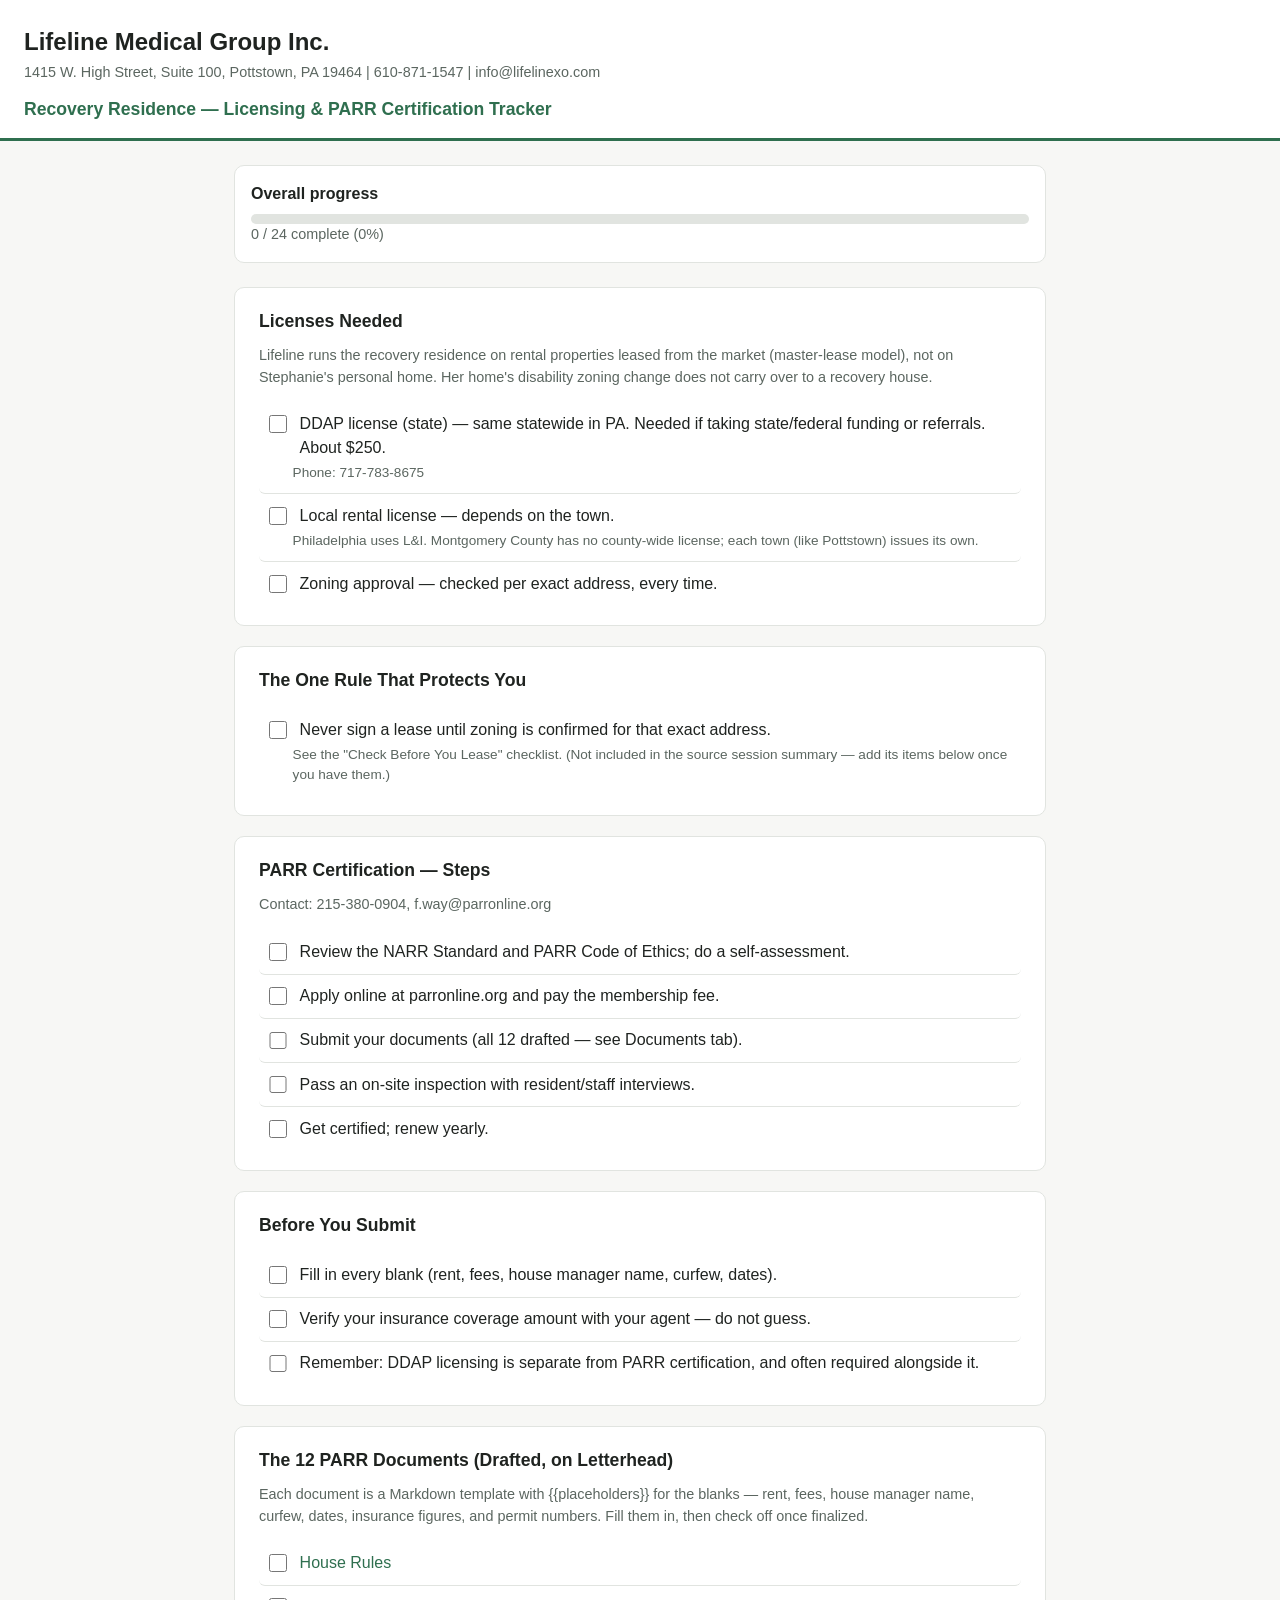
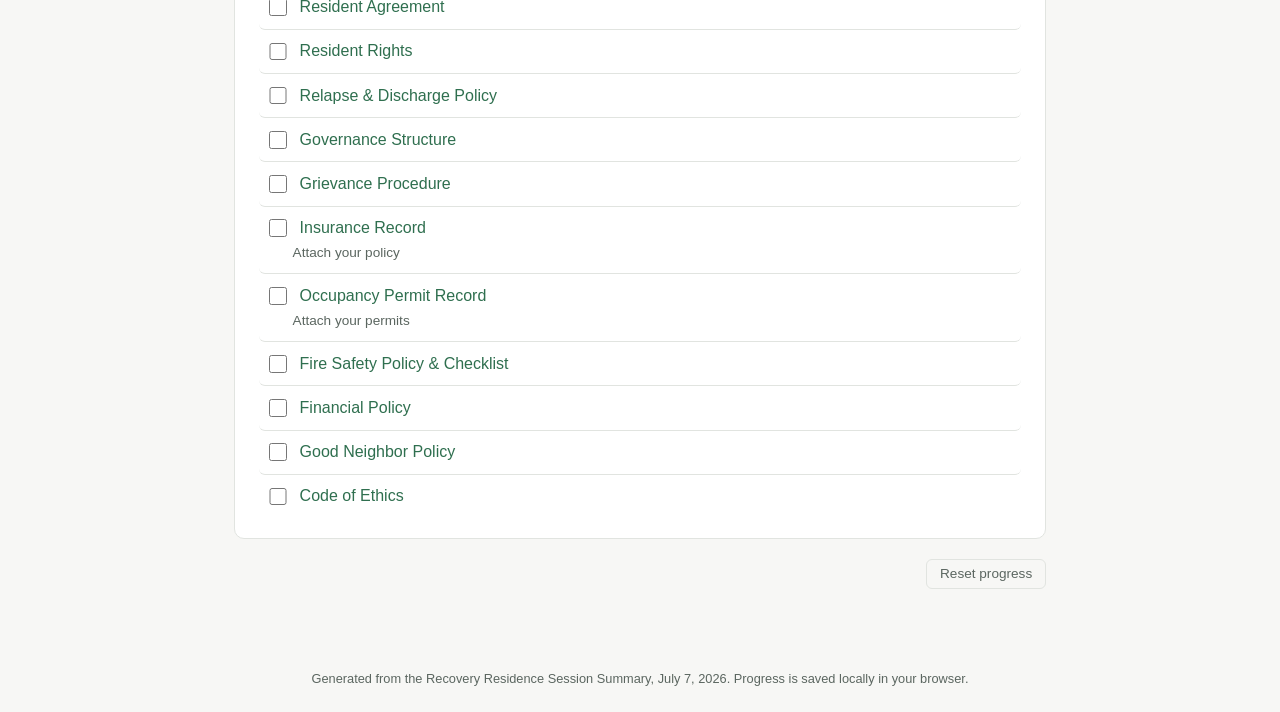
<file: index.html>
<!DOCTYPE html>
<html lang="en">
<head>
<meta charset="UTF-8" />
<meta name="viewport" content="width=device-width, initial-scale=1.0" />
<title>Lifeline Recovery Residence — Licensing &amp; PARR Tracker</title>
<link rel="stylesheet" href="css/style.css" />
</head>
<body>
<header class="letterhead">
  <h1>Lifeline Medical Group Inc.</h1>
  <div class="org-line">1415 W. High Street, Suite 100, Pottstown, PA 19464 | 610-871-1547 | info@lifelinexo.com</div>
  <div class="page-title">Recovery Residence — Licensing &amp; PARR Certification Tracker</div>
</header>

<main>
  <div class="progress-wrap">
    <strong>Overall progress</strong>
    <div class="progress-bar-track">
      <div id="overall-progress-bar" class="progress-bar-fill"></div>
    </div>
    <div id="overall-progress-label">0 / 0 complete (0%)</div>
  </div>

  <div id="sections"></div>
  <div id="documents"></div>

  <div class="actions">
    <button id="reset-btn" type="button">Reset progress</button>
  </div>
</main>

<footer>
  Generated from the Recovery Residence Session Summary, July 7, 2026. Progress is saved locally in your browser.
</footer>

<script src="js/data.js"></script>
<script src="js/app.js"></script>
</body>
</html>
</file>
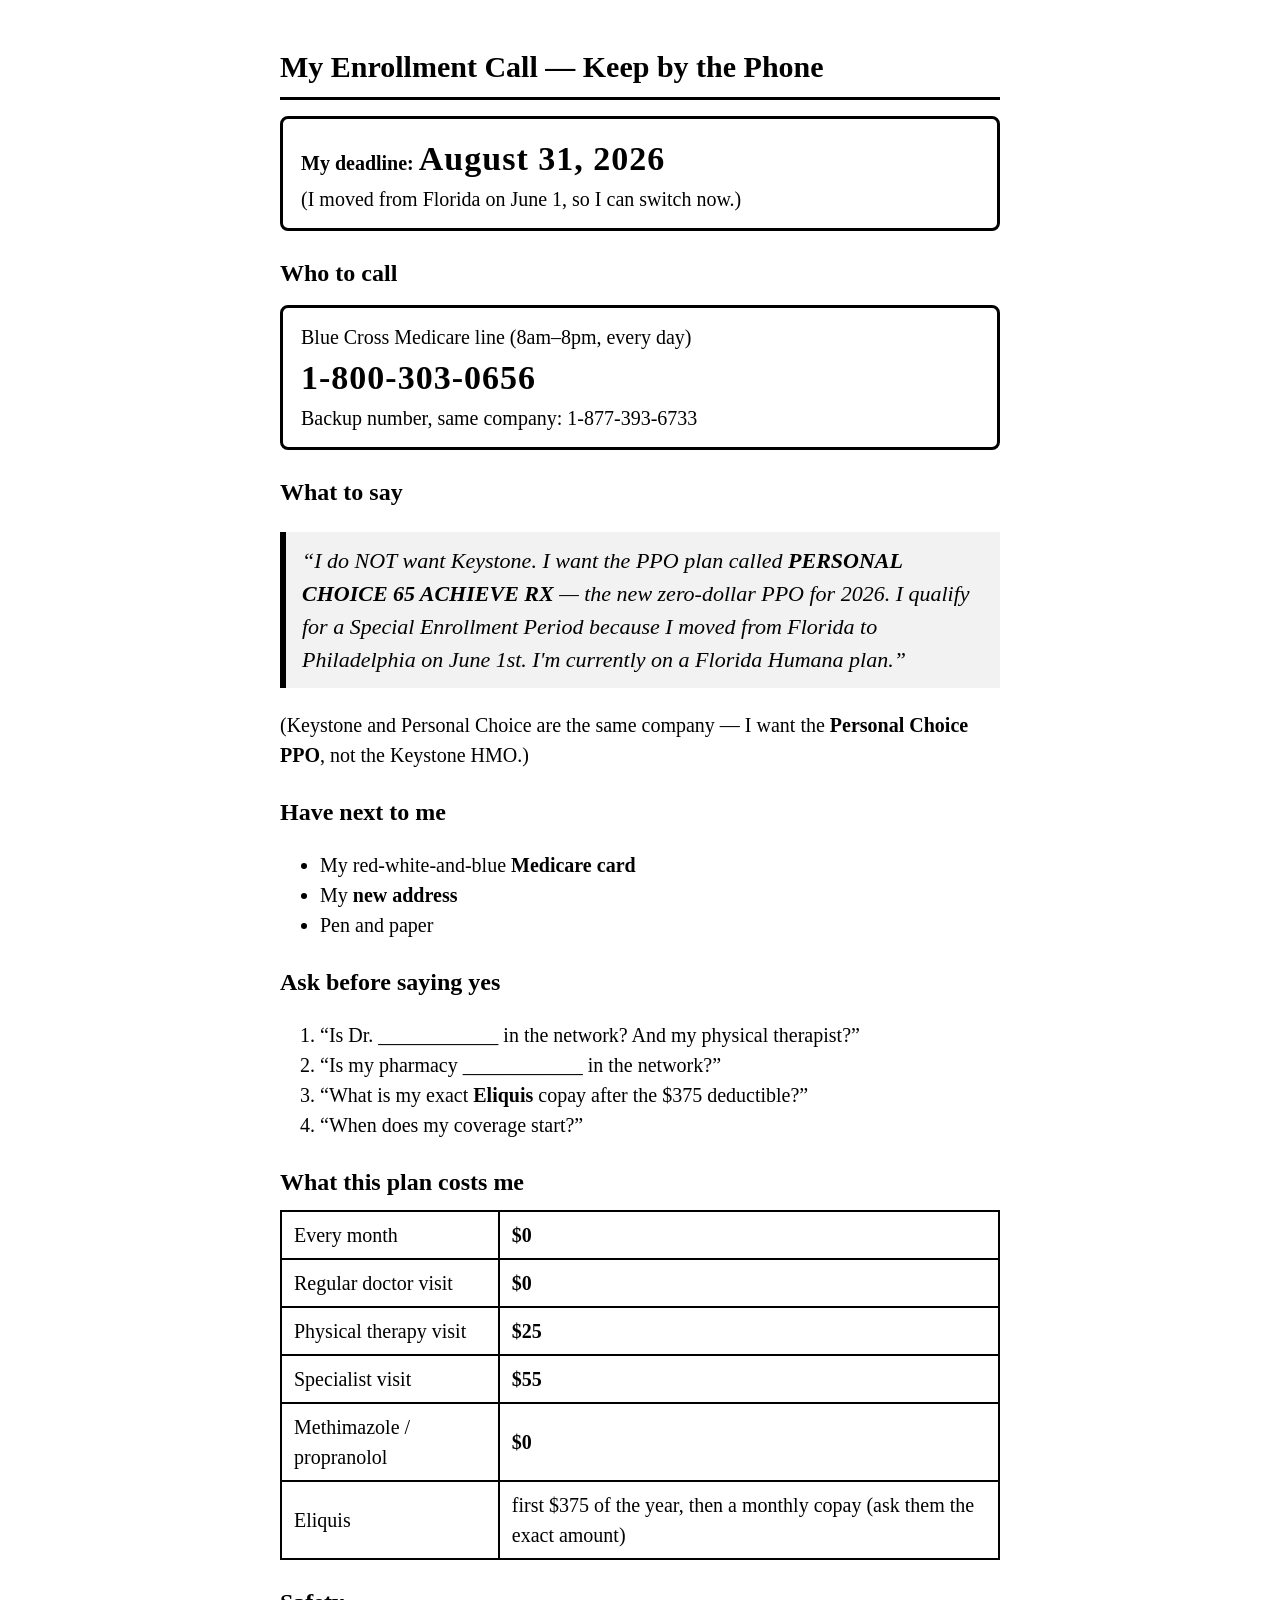
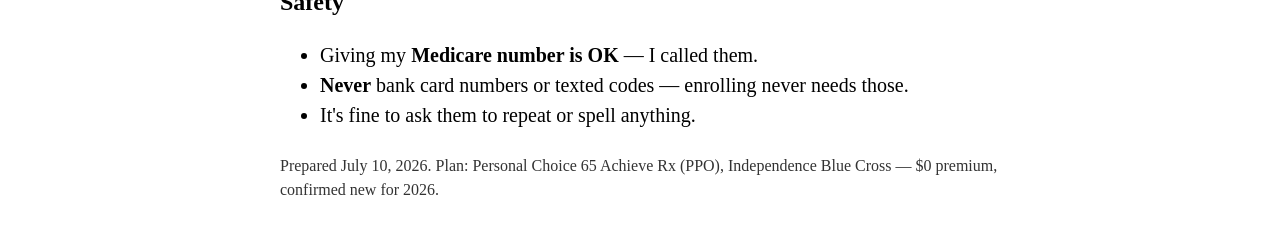
<file: insurance-phone-sheet.html>
<!doctype html>
<html lang="en">
<head>
<meta charset="utf-8">
<meta name="viewport" content="width=device-width, initial-scale=1">
<title>My Enrollment Call — Phone Sheet</title>
<style>
  body {
    font-family: Georgia, "Times New Roman", serif;
    color: #000;
    background: #fff;
    max-width: 7.5in;
    margin: 0 auto;
    padding: 24px;
    font-size: 20px;
    line-height: 1.5;
  }
  h1 {
    font-size: 30px;
    border-bottom: 3px solid #000;
    padding-bottom: 8px;
    margin-bottom: 16px;
  }
  h2 { font-size: 24px; margin: 24px 0 8px; }
  .big {
    font-size: 34px;
    font-weight: bold;
    letter-spacing: 1px;
  }
  .box {
    border: 3px solid #000;
    border-radius: 8px;
    padding: 14px 18px;
    margin: 14px 0;
  }
  .say {
    background: #f2f2f2;
    border-left: 6px solid #000;
    padding: 12px 16px;
    font-style: italic;
    font-size: 22px;
  }
  table { border-collapse: collapse; width: 100%; margin: 10px 0; font-size: 20px; }
  td, th { border: 2px solid #000; padding: 8px 12px; text-align: left; }
  .small { font-size: 16px; color: #333; margin-top: 24px; }
  @media print { body { padding: 0; } }
</style>
</head>
<body>

<h1>My Enrollment Call &mdash; Keep by the Phone</h1>

<div class="box">
  <strong>My deadline:</strong> <span class="big">August 31, 2026</span><br>
  (I moved from Florida on June 1, so I can switch now.)
</div>

<h2>Who to call</h2>
<div class="box">
  Blue Cross Medicare line (8am&ndash;8pm, every day)<br>
  <span class="big">1-800-303-0656</span><br>
  Backup number, same company: 1-877-393-6733
</div>

<h2>What to say</h2>
<p class="say">
  &ldquo;I do NOT want Keystone. I want the PPO plan called
  <strong>PERSONAL CHOICE 65 ACHIEVE RX</strong> &mdash; the new zero-dollar
  PPO for 2026. I qualify for a Special Enrollment Period because I moved
  from Florida to Philadelphia on June 1st. I'm currently on a Florida
  Humana plan.&rdquo;
</p>
<p>(Keystone and Personal Choice are the same company &mdash; I want the
<strong>Personal Choice PPO</strong>, not the Keystone HMO.)</p>

<h2>Have next to me</h2>
<ul>
  <li>My red-white-and-blue <strong>Medicare card</strong></li>
  <li>My <strong>new address</strong></li>
  <li>Pen and paper</li>
</ul>

<h2>Ask before saying yes</h2>
<ol>
  <li>&ldquo;Is Dr. ____________ in the network? And my physical therapist?&rdquo;</li>
  <li>&ldquo;Is my pharmacy ____________ in the network?&rdquo;</li>
  <li>&ldquo;What is my exact <strong>Eliquis</strong> copay after the $375 deductible?&rdquo;</li>
  <li>&ldquo;When does my coverage start?&rdquo;</li>
</ol>

<h2>What this plan costs me</h2>
<table>
  <tr><td>Every month</td><td><strong>$0</strong></td></tr>
  <tr><td>Regular doctor visit</td><td><strong>$0</strong></td></tr>
  <tr><td>Physical therapy visit</td><td><strong>$25</strong></td></tr>
  <tr><td>Specialist visit</td><td><strong>$55</strong></td></tr>
  <tr><td>Methimazole / propranolol</td><td><strong>$0</strong></td></tr>
  <tr><td>Eliquis</td><td>first $375 of the year, then a monthly copay (ask them the exact amount)</td></tr>
</table>

<h2>Safety</h2>
<ul>
  <li>Giving my <strong>Medicare number is OK</strong> &mdash; I called them.</li>
  <li><strong>Never</strong> bank card numbers or texted codes &mdash; enrolling never needs those.</li>
  <li>It's fine to ask them to repeat or spell anything.</li>
</ul>

<p class="small">Prepared July 10, 2026. Plan: Personal Choice 65 Achieve Rx (PPO), Independence Blue Cross &mdash; $0 premium, confirmed new for 2026.</p>

</body>
</html>
</file>
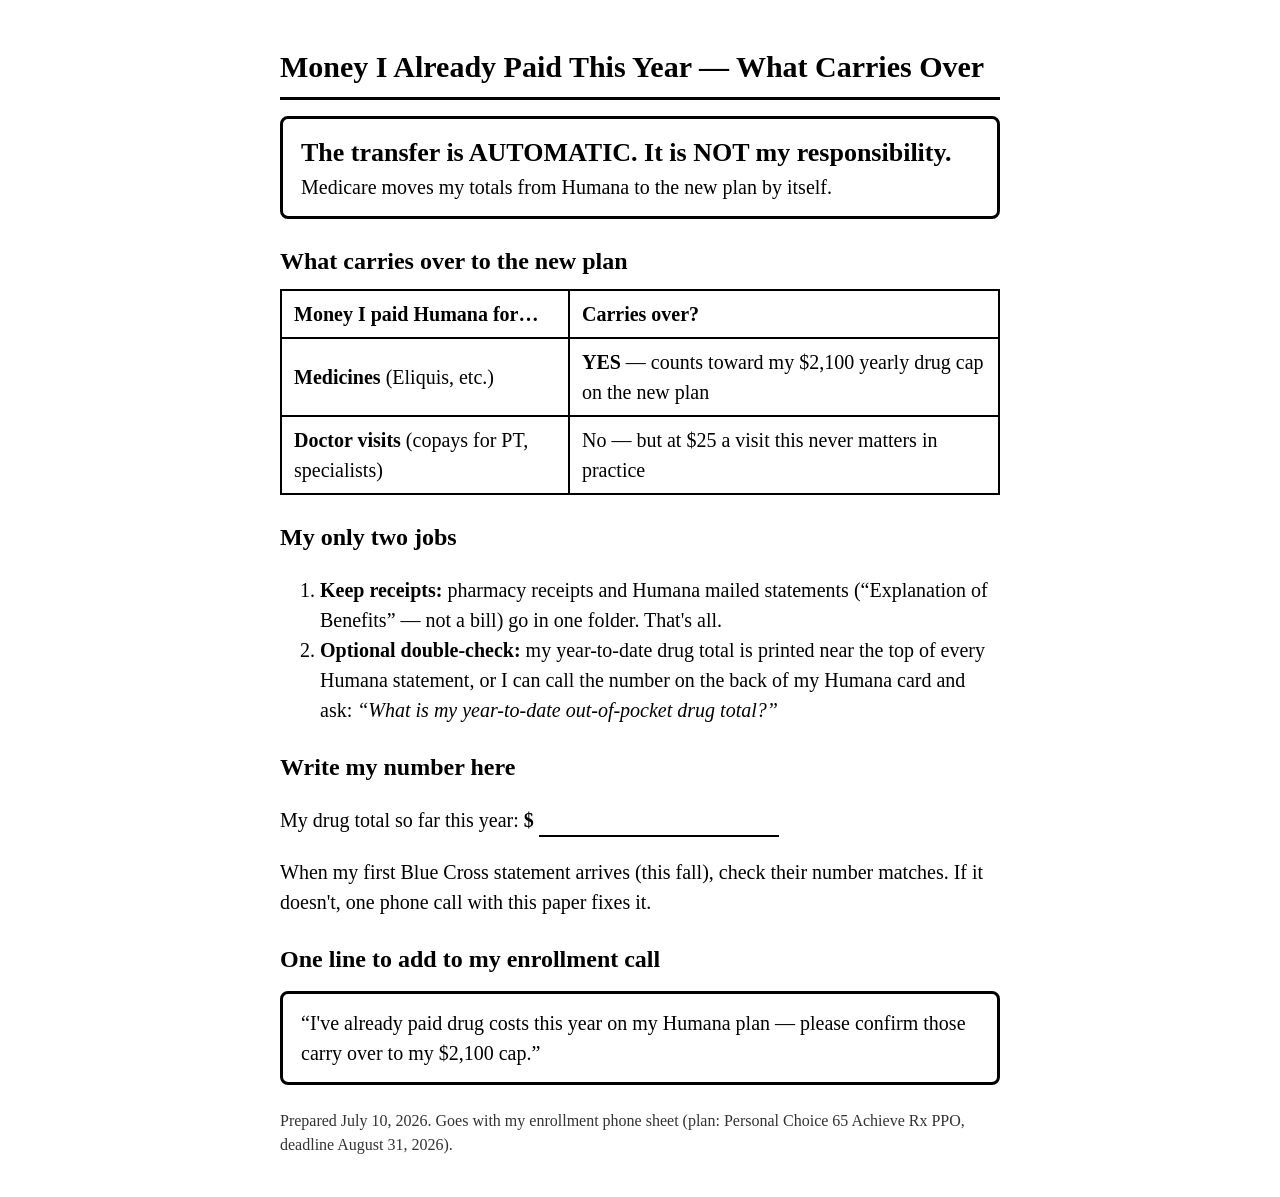
<file: money-already-paid-sheet.html>
<!doctype html>
<html lang="en">
<head>
<meta charset="utf-8">
<meta name="viewport" content="width=device-width, initial-scale=1">
<title>Money Already Paid — What Carries Over</title>
<style>
  body {
    font-family: Georgia, "Times New Roman", serif;
    color: #000;
    background: #fff;
    max-width: 7.5in;
    margin: 0 auto;
    padding: 24px;
    font-size: 20px;
    line-height: 1.5;
  }
  h1 {
    font-size: 30px;
    border-bottom: 3px solid #000;
    padding-bottom: 8px;
    margin-bottom: 16px;
  }
  h2 { font-size: 24px; margin: 24px 0 8px; }
  .box {
    border: 3px solid #000;
    border-radius: 8px;
    padding: 14px 18px;
    margin: 14px 0;
  }
  .yes { font-size: 26px; font-weight: bold; }
  table { border-collapse: collapse; width: 100%; margin: 10px 0; font-size: 20px; }
  td, th { border: 2px solid #000; padding: 8px 12px; text-align: left; }
  .line { border-bottom: 2px solid #000; display: inline-block; min-width: 2.5in; }
  .small { font-size: 16px; color: #333; margin-top: 24px; }
  @media print { body { padding: 0; } }
</style>
</head>
<body>

<h1>Money I Already Paid This Year &mdash; What Carries Over</h1>

<div class="box">
  <span class="yes">The transfer is AUTOMATIC. It is NOT my responsibility.</span><br>
  Medicare moves my totals from Humana to the new plan by itself.
</div>

<h2>What carries over to the new plan</h2>
<table>
  <tr>
    <th>Money I paid Humana for&hellip;</th>
    <th>Carries over?</th>
  </tr>
  <tr>
    <td><strong>Medicines</strong> (Eliquis, etc.)</td>
    <td><strong>YES</strong> &mdash; counts toward my $2,100 yearly drug cap on the new plan</td>
  </tr>
  <tr>
    <td><strong>Doctor visits</strong> (copays for PT, specialists)</td>
    <td>No &mdash; but at $25 a visit this never matters in practice</td>
  </tr>
</table>

<h2>My only two jobs</h2>
<ol>
  <li><strong>Keep receipts:</strong> pharmacy receipts and Humana mailed statements
      (&ldquo;Explanation of Benefits&rdquo; &mdash; not a bill) go in one folder. That's all.</li>
  <li><strong>Optional double-check:</strong> my year-to-date drug total is printed near the
      top of every Humana statement, or I can call the number on the back of my
      Humana card and ask: <em>&ldquo;What is my year-to-date out-of-pocket drug
      total?&rdquo;</em></li>
</ol>

<h2>Write my number here</h2>
<p>My drug total so far this year: <strong>$ <span class="line">&nbsp;</span></strong></p>
<p>When my first Blue Cross statement arrives (this fall), check their number
matches. If it doesn't, one phone call with this paper fixes it.</p>

<h2>One line to add to my enrollment call</h2>
<div class="box">
  &ldquo;I've already paid drug costs this year on my Humana plan &mdash;
  please confirm those carry over to my $2,100 cap.&rdquo;
</div>

<p class="small">Prepared July 10, 2026. Goes with my enrollment phone sheet
(plan: Personal Choice 65 Achieve Rx PPO, deadline August 31, 2026).</p>

</body>
</html>
</file>
<file: css/style.css>
:root {
  color-scheme: light dark;
  --bg: #f7f7f5;
  --card-bg: #ffffff;
  --text: #1f2320;
  --muted: #5b6660;
  --accent: #2f6f4f;
  --accent-bg: #e7f2ec;
  --border: #e1e4e0;
  --done-bg: #f0f7f2;
}

@media (prefers-color-scheme: dark) {
  :root {
    --bg: #14171a;
    --card-bg: #1c2023;
    --text: #eef1ee;
    --muted: #a4aca6;
    --accent: #6fc79a;
    --accent-bg: #1e3327;
    --border: #2a2f2c;
    --done-bg: #17241c;
  }
}

* { box-sizing: border-box; }

body {
  margin: 0;
  font-family: -apple-system, BlinkMacSystemFont, "Segoe UI", Roboto, Helvetica, Arial, sans-serif;
  background: var(--bg);
  color: var(--text);
  line-height: 1.5;
}

header.letterhead {
  padding: 1.5rem 1.5rem 1rem;
  border-bottom: 3px solid var(--accent);
  background: var(--card-bg);
}

header.letterhead h1 {
  margin: 0 0 0.15rem;
  font-size: 1.5rem;
}

header.letterhead .org-line {
  color: var(--muted);
  font-size: 0.9rem;
}

header.letterhead .page-title {
  margin-top: 0.75rem;
  font-size: 1.1rem;
  font-weight: 600;
  color: var(--accent);
}

main {
  max-width: 860px;
  margin: 0 auto;
  padding: 1.5rem;
}

.progress-wrap {
  background: var(--card-bg);
  border: 1px solid var(--border);
  border-radius: 10px;
  padding: 1rem;
  margin-bottom: 1.5rem;
}

.progress-bar-track {
  background: var(--border);
  border-radius: 999px;
  height: 10px;
  overflow: hidden;
  margin-top: 0.5rem;
}

.progress-bar-fill {
  background: var(--accent);
  height: 100%;
  width: 0%;
  transition: width 0.2s ease;
}

#overall-progress-label {
  font-size: 0.9rem;
  color: var(--muted);
}

.card {
  background: var(--card-bg);
  border: 1px solid var(--border);
  border-radius: 10px;
  padding: 1.25rem 1.5rem;
  margin-bottom: 1.25rem;
}

.card h2 {
  margin-top: 0;
  font-size: 1.1rem;
}

.note {
  color: var(--muted);
  font-size: 0.9rem;
  margin-top: -0.25rem;
}

ul.checklist {
  list-style: none;
  margin: 0;
  padding: 0;
}

ul.checklist li {
  padding: 0.6rem 0.4rem;
  border-radius: 6px;
  border-bottom: 1px solid var(--border);
}

ul.checklist li:last-child {
  border-bottom: none;
}

ul.checklist li.done {
  background: var(--done-bg);
}

ul.checklist label {
  display: flex;
  align-items: flex-start;
  gap: 0.6rem;
  cursor: pointer;
}

ul.checklist input[type="checkbox"] {
  margin-top: 0.2rem;
  width: 1.1rem;
  height: 1.1rem;
  accent-color: var(--accent);
  flex-shrink: 0;
}

ul.checklist li.done span,
ul.checklist li.done a {
  text-decoration: line-through;
  color: var(--muted);
}

ul.checklist a {
  color: var(--accent);
  text-decoration: none;
  font-weight: 500;
}

ul.checklist a:hover {
  text-decoration: underline;
}

.detail {
  margin-left: 1.7rem;
  font-size: 0.85rem;
  color: var(--muted);
  margin-top: 0.2rem;
}

.actions {
  text-align: right;
  margin-bottom: 2rem;
}

button#reset-btn {
  background: none;
  border: 1px solid var(--border);
  color: var(--muted);
  border-radius: 6px;
  padding: 0.4rem 0.8rem;
  cursor: pointer;
  font-size: 0.85rem;
}

button#reset-btn:hover {
  border-color: var(--accent);
  color: var(--accent);
}

footer {
  text-align: center;
  color: var(--muted);
  font-size: 0.8rem;
  padding: 1.5rem;
}
</file>
